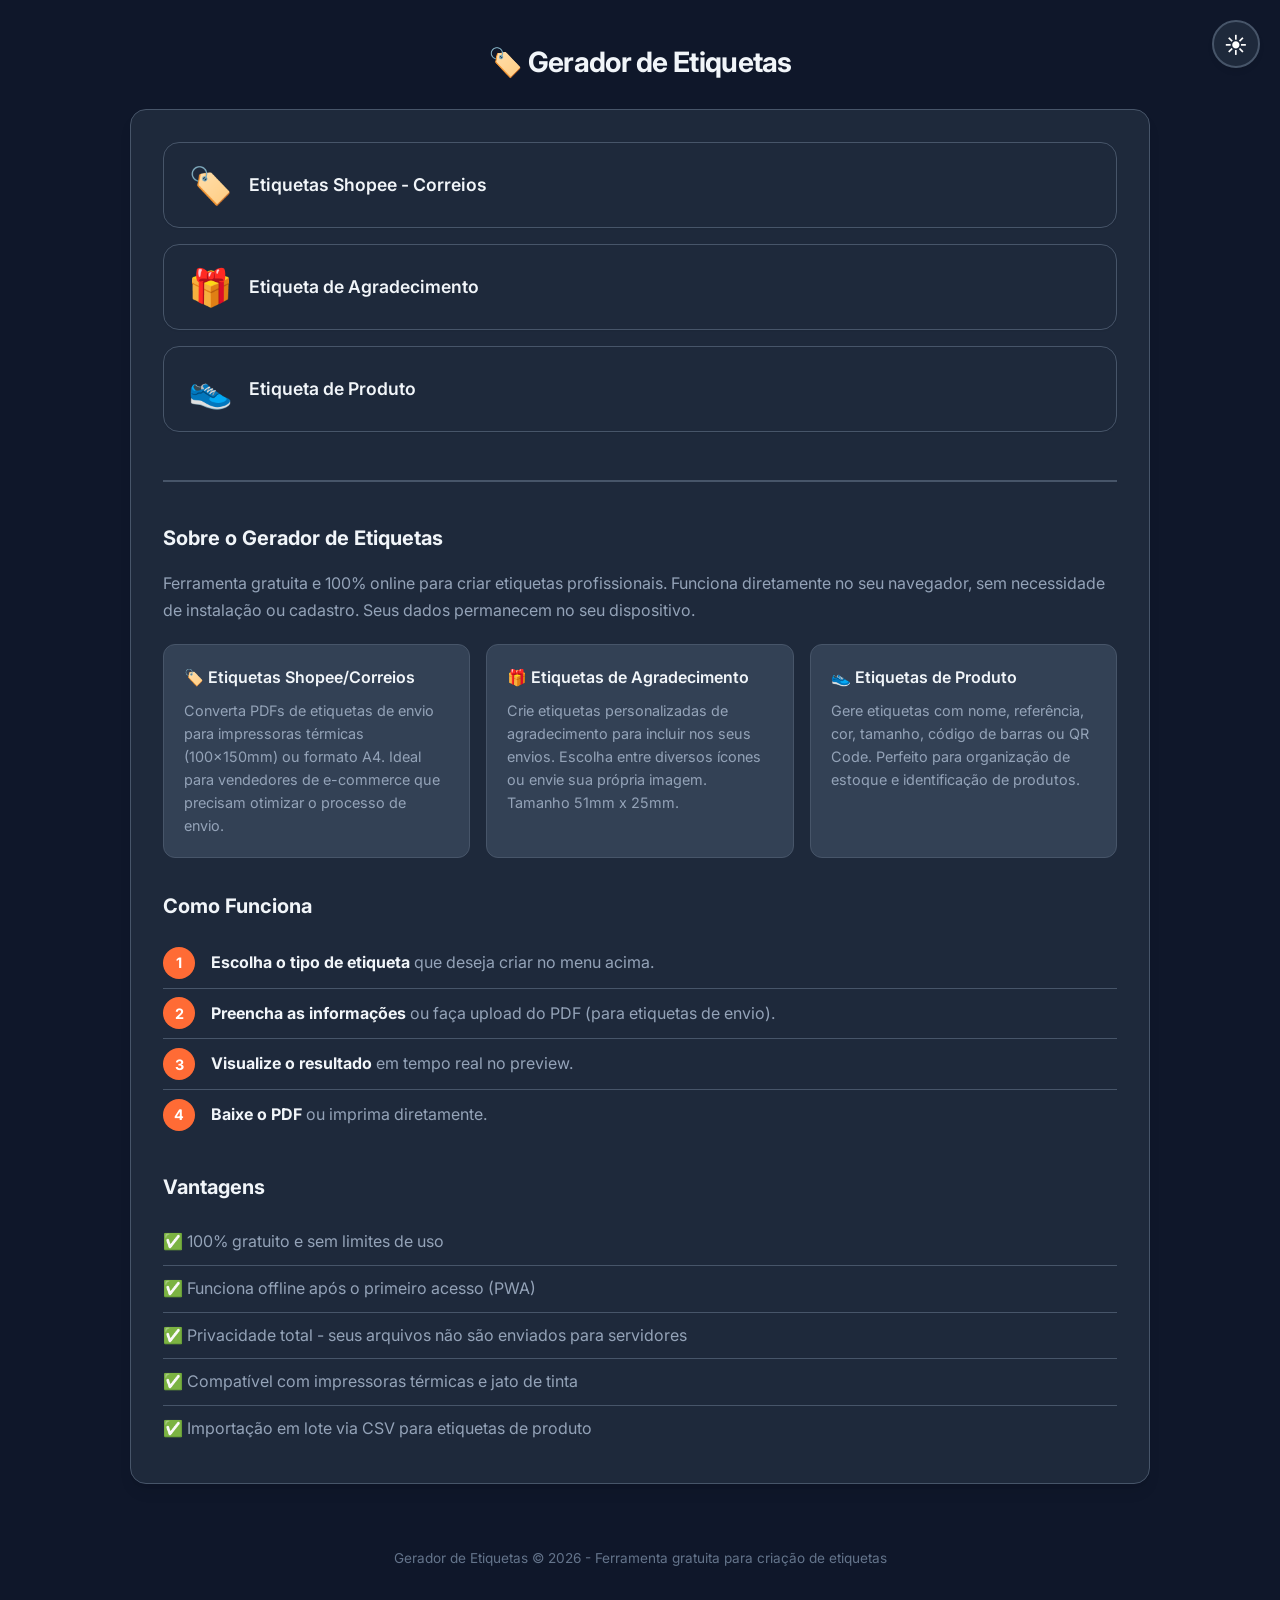
<file: index.html>
<!DOCTYPE html>
<html lang="pt-BR">
<head>
    <meta charset="UTF-8">
    <meta name="viewport" content="width=device-width, initial-scale=1.0">
    <title>Gerador de Etiquetas</title>
    <link rel="icon" type="image/svg+xml" href="favicon.svg">
    <link rel="manifest" href="manifest.json">
    <meta name="theme-color" content="#FF6B35">
    <meta name="description" content="Gerador gratuito de etiquetas para Shopee, Correios, agradecimento e produtos. Converta PDFs para impressoras térmicas, crie etiquetas personalizadas. 100% online, sem cadastro.">
    <link rel="preconnect" href="https://fonts.googleapis.com">
    <link rel="preconnect" href="https://fonts.gstatic.com" crossorigin>
    <link href="https://fonts.googleapis.com/css2?family=Inter:wght@400;500;600;700&display=swap" rel="stylesheet">
    <link rel="stylesheet" href="css/styles.css">
    <script src="js/global.js" defer></script>
    <script async src="https://pagead2.googlesyndication.com/pagead/js/adsbygoogle.js?client=ca-pub-6461956943917786" crossorigin="anonymous"></script>
</head>
<body>
    <h1>🏷️ Gerador de Etiquetas</h1>
    <div class="container">
        <nav class="menu" role="navigation" aria-label="Menu principal">
            <a href="etiquetas.html" class="menu-item" aria-label="Gerar etiquetas Shopee e Correios">
                <span class="menu-icon" aria-hidden="true">🏷️</span>
                <span class="menu-text">Etiquetas Shopee - Correios</span>
            </a>
            <a href="agradecimento.html" class="menu-item" aria-label="Criar etiqueta de agradecimento">
                <span class="menu-icon" aria-hidden="true">🎁</span>
                <span class="menu-text">Etiqueta de Agradecimento</span>
            </a>
            <a href="product-label.html" class="menu-item" aria-label="Criar etiqueta de produto">
                <span class="menu-icon" aria-hidden="true">👟</span>
                <span class="menu-text">Etiqueta de Produto</span>
            </a>
        </nav>
        
        <section class="info-section">
            <h2>Sobre o Gerador de Etiquetas</h2>
            <p>Ferramenta gratuita e 100% online para criar etiquetas profissionais. Funciona diretamente no seu navegador, sem necessidade de instalação ou cadastro. Seus dados permanecem no seu dispositivo.</p>
            
            <div class="features-grid">
                <div class="feature-card">
                    <h3>🏷️ Etiquetas Shopee/Correios</h3>
                    <p>Converta PDFs de etiquetas de envio para impressoras térmicas (100x150mm) ou formato A4. Ideal para vendedores de e-commerce que precisam otimizar o processo de envio.</p>
                </div>
                <div class="feature-card">
                    <h3>🎁 Etiquetas de Agradecimento</h3>
                    <p>Crie etiquetas personalizadas de agradecimento para incluir nos seus envios. Escolha entre diversos ícones ou envie sua própria imagem. Tamanho 51mm x 25mm.</p>
                </div>
                <div class="feature-card">
                    <h3>👟 Etiquetas de Produto</h3>
                    <p>Gere etiquetas com nome, referência, cor, tamanho, código de barras ou QR Code. Perfeito para organização de estoque e identificação de produtos.</p>
                </div>
            </div>
            
            <h2>Como Funciona</h2>
            <ol class="how-it-works">
                <li><strong>Escolha o tipo de etiqueta</strong> que deseja criar no menu acima.</li>
                <li><strong>Preencha as informações</strong> ou faça upload do PDF (para etiquetas de envio).</li>
                <li><strong>Visualize o resultado</strong> em tempo real no preview.</li>
                <li><strong>Baixe o PDF</strong> ou imprima diretamente.</li>
            </ol>
            
            <h2>Vantagens</h2>
            <ul class="advantages">
                <li>✅ 100% gratuito e sem limites de uso</li>
                <li>✅ Funciona offline após o primeiro acesso (PWA)</li>
                <li>✅ Privacidade total - seus arquivos não são enviados para servidores</li>
                <li>✅ Compatível com impressoras térmicas e jato de tinta</li>
                <li>✅ Importação em lote via CSV para etiquetas de produto</li>
            </ul>
        </section>
    </div>
    
    <footer class="site-footer">
        <p>Gerador de Etiquetas © 2026 - Ferramenta gratuita para criação de etiquetas</p>
    </footer>
    
    <script>
        // Registrar Service Worker
        if ('serviceWorker' in navigator) {
            navigator.serviceWorker.register('/sw.js');
        }
    </script>
</body>
</html>
</file>
<file: css/styles.css>
/* ========================================
   GERADOR DE ETIQUETAS - CSS MODERNIZADO
   ======================================== */

:root {
    /* Cores principais */
    --primary: #FF6B35;
    --primary-dark: #E85A2A;
    --primary-light: #FF8F66;
    --primary-glow: rgba(255, 107, 53, 0.15);
    
    /* Cores neutras */
    --bg-primary: #F8FAFC;
    --bg-secondary: #FFFFFF;
    --bg-tertiary: #F1F5F9;
    
    /* Texto */
    --text-primary: #1E293B;
    --text-secondary: #64748B;
    --text-muted: #94A3B8;
    
    /* Bordas e sombras */
    --border-color: #E2E8F0;
    --border-light: #F1F5F9;
    --shadow-sm: 0 1px 2px rgba(0, 0, 0, 0.05);
    --shadow-md: 0 4px 6px -1px rgba(0, 0, 0, 0.07), 0 2px 4px -2px rgba(0, 0, 0, 0.05);
    --shadow-lg: 0 10px 15px -3px rgba(0, 0, 0, 0.08), 0 4px 6px -4px rgba(0, 0, 0, 0.05);
    --shadow-xl: 0 20px 25px -5px rgba(0, 0, 0, 0.1), 0 8px 10px -6px rgba(0, 0, 0, 0.05);
    
    /* Outros */
    --radius-sm: 8px;
    --radius-md: 12px;
    --radius-lg: 16px;
    --radius-xl: 24px;
    --transition: all 0.2s cubic-bezier(0.4, 0, 0.2, 1);
}

* {
    box-sizing: border-box;
    margin: 0;
    padding: 0;
}

/* ========================================
   BASE & TYPOGRAPHY
   ======================================== */

body {
    font-family: 'Inter', -apple-system, BlinkMacSystemFont, 'Segoe UI', Roboto, sans-serif;
    margin: 0 auto;
    padding: 20px;
    background: var(--bg-primary);
    color: var(--text-primary);
    max-width: 540px;
    min-height: 100vh;
    line-height: 1.6;
    -webkit-font-smoothing: antialiased;
    -moz-osx-font-smoothing: grayscale;
}

h1 {
    text-align: center;
    color: var(--text-primary);
    font-size: 1.75rem;
    font-weight: 700;
    margin-bottom: 24px;
    letter-spacing: -0.025em;
}

/* ========================================
   NAVIGATION & BREADCRUMB
   ======================================== */

.breadcrumb {
    margin-bottom: 20px;
}

.breadcrumb a {
    color: var(--primary);
    text-decoration: none;
    font-weight: 600;
    font-size: 0.9rem;
    display: inline-flex;
    align-items: center;
    gap: 6px;
    padding: 8px 0;
    transition: var(--transition);
}

.breadcrumb a:hover {
    color: var(--primary-dark);
}

/* ========================================
   MENU PRINCIPAL
   ======================================== */

.menu {
    display: flex;
    flex-direction: column;
    gap: 16px;
}

.menu-item {
    display: flex;
    align-items: center;
    gap: 16px;
    padding: 24px;
    background: var(--bg-secondary);
    border: 1px solid var(--border-color);
    border-radius: var(--radius-lg);
    text-decoration: none;
    color: var(--text-primary);
    transition: var(--transition);
    box-shadow: var(--shadow-sm);
}

.menu-item:hover {
    border-color: var(--primary);
    background: var(--primary-glow);
    transform: translateY(-2px);
    box-shadow: var(--shadow-md);
}

.menu-item:active {
    transform: translateY(0);
}

.menu-icon {
    font-size: 2.25rem;
    line-height: 1;
}

.menu-text {
    font-size: 1.1rem;
    font-weight: 600;
}

/* ========================================
   CONTAINER PRINCIPAL
   ======================================== */

.container {
    background: var(--bg-secondary);
    padding: 24px;
    border-radius: var(--radius-lg);
    box-shadow: var(--shadow-lg);
    border: 1px solid var(--border-light);
}

/* ========================================
   FORMS & INPUTS
   ======================================== */

label {
    display: block;
    margin-bottom: 8px;
    font-weight: 600;
    font-size: 0.9rem;
    color: var(--text-primary);
}

input[type="text"] {
    width: 100%;
    padding: 14px 16px;
    border: 2px solid var(--border-color);
    border-radius: var(--radius-md);
    margin-bottom: 16px;
    font-size: 1rem;
    font-family: inherit;
    background: var(--bg-secondary);
    color: var(--text-primary);
    transition: var(--transition);
}

input[type="text"]:hover {
    border-color: var(--text-muted);
}

input[type="text"]:focus {
    outline: none;
    border-color: var(--primary);
    box-shadow: 0 0 0 4px var(--primary-glow);
}

input[type="text"]::placeholder {
    color: var(--text-muted);
}

/* ========================================
   RADIO OPTIONS
   ======================================== */

.options {
    margin-bottom: 20px;
}

.radio-label {
    display: flex;
    align-items: center;
    gap: 12px;
    padding: 16px;
    margin-bottom: 10px;
    border: 2px solid var(--border-color);
    border-radius: var(--radius-md);
    cursor: pointer;
    font-weight: 500;
    transition: var(--transition);
    background: var(--bg-secondary);
}

.radio-label:hover {
    border-color: var(--text-muted);
    background: var(--bg-tertiary);
}

.radio-label:has(input:checked) {
    border-color: var(--primary);
    background: var(--primary-glow);
}

.radio-label input[type="radio"] {
    width: 20px;
    height: 20px;
    accent-color: var(--primary);
    cursor: pointer;
}

.radio-label span {
    font-size: 0.95rem;
}

/* ========================================
   BUTTONS
   ======================================== */

button {
    width: 100%;
    padding: 16px 24px;
    background: linear-gradient(135deg, var(--primary) 0%, var(--primary-dark) 100%);
    color: white;
    border: none;
    border-radius: var(--radius-md);
    font-size: 1rem;
    font-weight: 600;
    font-family: inherit;
    cursor: pointer;
    transition: var(--transition);
    display: inline-flex;
    align-items: center;
    justify-content: center;
    gap: 8px;
}

button:hover:not(:disabled) {
    transform: translateY(-2px);
    box-shadow: 0 8px 20px rgba(255, 107, 53, 0.35);
}

button:active:not(:disabled) {
    transform: translateY(0);
}

button:disabled {
    background: var(--text-muted);
    cursor: not-allowed;
    opacity: 0.7;
}

.btn-row {
    display: flex;
    gap: 12px;
    margin-bottom: 16px;
}

.btn-row button {
    flex: 1;
}

.btn-secondary {
    flex: 1;
    padding: 12px 16px;
    background: var(--bg-tertiary);
    border: 2px solid var(--border-color);
    border-radius: var(--radius-md);
    cursor: pointer;
    font-size: 0.9rem;
    font-weight: 600;
    color: var(--text-primary);
    transition: var(--transition);
}

.btn-secondary:hover {
    background: var(--bg-primary);
    border-color: var(--primary);
    color: var(--primary);
    transform: none;
    box-shadow: none;
}

.btn-link {
    background: none;
    border: none;
    color: var(--primary);
    cursor: pointer;
    font-size: 0.875rem;
    font-weight: 600;
    padding: 0;
    width: auto;
}

.btn-link:hover {
    text-decoration: underline;
    background: none;
    transform: none;
    box-shadow: none;
}

.btn-add {
    width: 100%;
    padding: 14px;
    margin: 16px 0;
    background: var(--bg-tertiary);
    border: 2px dashed var(--border-color);
    border-radius: var(--radius-md);
    color: var(--text-secondary);
    font-size: 0.95rem;
    font-weight: 600;
    transition: var(--transition);
}

.btn-add:hover {
    background: var(--primary-glow);
    border-color: var(--primary);
    color: var(--primary);
    transform: none;
    box-shadow: none;
}

/* ========================================
   FILE INPUT / DROP ZONE
   ======================================== */

.file-input-wrapper {
    position: relative;
    margin-bottom: 20px;
    border: 2px dashed var(--border-color);
    border-radius: var(--radius-lg);
    padding: 40px 24px;
    text-align: center;
    transition: var(--transition);
    cursor: pointer;
    background: var(--bg-tertiary);
}

.file-input-wrapper:hover {
    border-color: var(--primary);
    background: var(--primary-glow);
}

.file-input-wrapper.drag-over {
    border-color: var(--primary);
    background: var(--primary-glow);
    border-style: solid;
    transform: scale(1.01);
}

.file-input-wrapper input[type="file"] {
    position: absolute;
    opacity: 0;
    width: 100%;
    height: 100%;
    top: 0;
    left: 0;
    cursor: pointer;
}

.drop-zone-content {
    display: flex;
    flex-direction: column;
    align-items: center;
    gap: 12px;
    pointer-events: none;
}

.drop-icon {
    font-size: 3rem;
    line-height: 1;
    opacity: 0.8;
}

.drop-text {
    color: var(--text-secondary);
    font-size: 0.95rem;
    font-weight: 500;
}

.drop-text-mobile {
    display: none;
    color: var(--text-secondary);
    font-size: 0.95rem;
    font-weight: 500;
}

/* ========================================
   PDF LIST
   ======================================== */

.pdf-list {
    background: var(--bg-tertiary);
    border-radius: var(--radius-md);
    padding: 16px;
    margin-bottom: 20px;
}

.pdf-list-header {
    display: flex;
    justify-content: space-between;
    align-items: center;
    margin-bottom: 12px;
    font-size: 0.9rem;
}

.pdf-list-header span {
    color: var(--text-secondary);
    font-weight: 600;
}

/* PDF List Header */
.pdf-list-header span {
    color: var(--text-secondary);
    font-weight: 600;
}

/* ========================================
   PREVIEW CONTAINER
   ======================================== */

.preview-container {
    background: var(--bg-tertiary);
    border-radius: var(--radius-md);
    padding: 24px;
    margin-bottom: 20px;
    display: flex;
    justify-content: center;
    align-items: center;
    min-height: 150px;
}

/* PDF Preview */
.pdf-preview-container {
    flex-direction: column;
    min-height: 220px;
}

.pdf-preview-placeholder {
    display: flex;
    flex-direction: column;
    align-items: center;
    justify-content: center;
    color: var(--text-muted);
    gap: 12px;
}

.pdf-preview-placeholder span {
    font-size: 3.5rem;
    opacity: 0.6;
}

.pdf-preview-placeholder p {
    margin: 0;
    font-size: 0.9rem;
    font-weight: 500;
}

#pdfPreviewCanvas {
    max-width: 100%;
    max-height: 320px;
    border-radius: var(--radius-sm);
    box-shadow: var(--shadow-md);
    cursor: pointer;
    transition: var(--transition);
}

#pdfPreviewCanvas:hover {
    transform: scale(1.02);
    box-shadow: var(--shadow-lg);
}

.pdf-page-nav {
    display: flex;
    align-items: center;
    justify-content: center;
    gap: 16px;
    margin: 16px 0 20px;
}

.pdf-page-nav button {
    width: 44px;
    height: 44px;
    padding: 0;
    font-size: 1.1rem;
    border-radius: 50%;
}

.pdf-page-nav span {
    font-size: 0.9rem;
    color: var(--text-secondary);
    font-weight: 600;
    min-width: 60px;
    text-align: center;
}

#previewFileName {
    font-weight: 500;
    color: var(--primary);
    font-size: 0.875rem;
}

.status {
    text-align: center;
    margin-top: 16px;
    color: var(--text-secondary);
    font-size: 0.9rem;
    font-weight: 500;
}

/* ========================================
   ICON SELECTOR (Agradecimento)
   ======================================== */

.icon-selector {
    display: grid;
    grid-template-columns: repeat(auto-fill, minmax(85px, 1fr));
    gap: 12px;
    margin-bottom: 20px;
}

.icon-option {
    display: flex;
    flex-direction: column;
    align-items: center;
    gap: 8px;
    padding: 14px 10px;
    border: 2px solid var(--border-color);
    border-radius: var(--radius-md);
    cursor: pointer;
    font-weight: 500;
    font-size: 0.8rem;
    transition: var(--transition);
    background: var(--bg-secondary);
    text-align: center;
}

.icon-option:hover {
    border-color: var(--text-muted);
    background: var(--bg-tertiary);
}

.icon-option.selected {
    border-color: var(--primary);
    background: var(--primary-glow);
}

.icon-option img {
    width: 48px;
    height: 48px;
    object-fit: contain;
}

.custom-icon-placeholder {
    width: 48px;
    height: 48px;
    border: 2px dashed var(--border-color);
    border-radius: var(--radius-sm);
    display: flex;
    align-items: center;
    justify-content: center;
    font-size: 1.5rem;
    color: var(--text-muted);
    transition: var(--transition);
}

.icon-option:hover .custom-icon-placeholder {
    border-color: var(--primary);
    color: var(--primary);
}

.custom-icon-placeholder img {
    width: 100%;
    height: 100%;
    object-fit: contain;
    border-radius: 6px;
}

/* Template Buttons */
.template-buttons {
    display: flex;
    flex-wrap: wrap;
    gap: 10px;
    margin-bottom: 20px;
}

.template-btn {
    padding: 10px 16px;
    font-size: 0.85rem;
    background: var(--bg-tertiary);
    border: 2px solid var(--border-color);
    border-radius: 100px;
    cursor: pointer;
    transition: var(--transition);
    width: auto;
    font-weight: 500;
    color: var(--text-secondary);
}

.template-btn:hover {
    background: var(--primary-glow);
    border-color: var(--primary);
    color: var(--primary);
    transform: none;
    box-shadow: none;
}

/* ========================================
   THANK YOU LABEL PREVIEW
   ======================================== */

.thank-you-label {
    background: white;
    border: 2px dashed var(--border-color);
    border-radius: 6px;
    width: 200px;
    height: 100px;
    display: flex;
    flex-direction: column;
    align-items: center;
    justify-content: center;
    padding: 4px 6px;
    box-sizing: border-box;
    overflow: hidden;
    cursor: pointer;
    transition: var(--transition);
}

.thank-you-label:hover {
    border-color: var(--primary);
    box-shadow: var(--shadow-md);
}

.label-icon {
    display: flex;
    align-items: center;
    justify-content: center;
    flex: 1;
    width: 100%;
    min-height: 0;
}

.label-icon img {
    max-width: 100%;
    max-height: 100%;
    object-fit: contain;
}

.label-text {
    font-size: 11px;
    font-weight: 600;
    color: #333;
    text-align: center;
    display: flex;
    align-items: center;
    justify-content: center;
    width: 100%;
    flex-shrink: 0;
    line-height: 1.2;
}

/* Text line variations */
.thank-you-label.text-lines-0 .label-icon { flex: 1; }
.thank-you-label.text-lines-1 .label-text { height: 16px; font-size: 11px; }
.thank-you-label.text-lines-2 .label-text { height: 28px; font-size: 10px; }
.thank-you-label.text-lines-3 .label-text { height: 38px; font-size: 9px; }
.thank-you-label.text-lines-4 .label-text { height: 48px; font-size: 8px; }
.thank-you-label.text-only .label-text { flex: 1; font-size: 14px; padding: 8px; }

/* ========================================
   PRODUCT LABEL
   ======================================== */

.img-selector {
    display: flex;
    gap: 12px;
    margin-bottom: 20px;
}

.img-option {
    display: flex;
    flex-direction: column;
    align-items: center;
    gap: 8px;
    padding: 12px;
    border: 2px solid var(--border-color);
    border-radius: var(--radius-md);
    cursor: pointer;
    min-width: 80px;
    font-size: 0.8rem;
    font-weight: 500;
    transition: var(--transition);
    background: var(--bg-secondary);
}

.img-option:hover {
    border-color: var(--text-muted);
    background: var(--bg-tertiary);
}

.img-option.selected {
    border-color: var(--primary);
    background: var(--primary-glow);
}

.img-option img {
    width: 44px;
    height: 44px;
    object-fit: contain;
    filter: grayscale(100%);
}

.img-option-icon {
    font-size: 2rem;
    line-height: 1;
}

.row-inputs {
    display: flex;
    gap: 12px;
    margin-bottom: 16px;
}

.row-inputs .input-group {
    flex: 1;
}

.row-inputs .input-group label {
    margin-bottom: 6px;
}

.row-inputs .input-group input {
    margin-bottom: 0;
}

.toggle-row {
    margin-bottom: 20px;
}

.toggle-label {
    display: flex;
    align-items: center;
    gap: 10px;
    cursor: pointer;
    font-weight: 500;
    color: var(--text-primary);
}

.toggle-label input {
    accent-color: var(--primary);
    width: 20px;
    height: 20px;
}

/* ========================================
   PRODUCT LABEL PREVIEW
   ======================================== */

.etiqueta-preview {
    background: white;
    border: 2px dashed var(--border-color);
    border-radius: 6px;
    width: 193px;
    height: 94px;
    display: flex;
    font-family: Arial, sans-serif;
    overflow: visible;
    cursor: pointer;
    transition: var(--transition);
}

.etiqueta-preview:hover {
    border-color: var(--primary);
    box-shadow: var(--shadow-md);
}

.etiqueta-img-container {
    width: 55px;
    height: 94px;
    display: flex;
    flex-direction: column;
    align-items: center;
    justify-content: center;
}

.etiqueta-img-container .etiqueta-preco {
    font-size: 7pt;
    font-weight: bold;
    color: #000;
    margin-top: 2px;
}

.etiqueta-preview img {
    max-width: 53px;
    max-height: 90px;
    object-fit: contain;
}

.etiqueta-info {
    flex: 1;
    display: flex;
    flex-direction: column;
    align-items: flex-start;
    padding: 3px 5px 3px 0;
    position: relative;
}

.etiqueta-header {
    display: flex;
    align-items: flex-start;
    justify-content: space-between;
    width: 100%;
    gap: 4px;
}

.etiqueta-nome-cor {
    font-size: 9pt;
    font-weight: bold;
    color: #000;
    flex: 1;
    line-height: 1.2;
}

.etiqueta-nome-cor #previewCor {
    font-weight: normal;
    font-size: 8pt;
}

.etiqueta-tamanho {
    font-size: 14pt;
    font-weight: bold;
    color: #000;
    flex-shrink: 0;
}

.etiqueta-ref {
    font-size: 6pt;
    color: #000;
}

.etiqueta-detalhes {
    font-size: 7pt;
    color: #000;
}

.etiqueta-info svg {
    width: 110px;
    height: 40px;
    margin-top: 2px;
}

.etiqueta-bottom {
    position: absolute;
    right: 2px;
    bottom: 2px;
}

#previewQrcode {
    flex-shrink: 0;
}

#previewQrcode canvas,
#previewQrcode img {
    width: 65px !important;
    height: 65px !important;
}

/* ========================================
   CSV SECTION
   ======================================== */

.csv-section {
    margin-top: 24px;
    padding-top: 24px;
    border-top: 2px solid var(--border-light);
}

.csv-actions {
    display: flex;
    gap: 12px;
    margin-bottom: 12px;
}

#csvInfo {
    display: flex;
    justify-content: space-between;
    align-items: center;
    padding: 12px 16px;
    background: var(--bg-tertiary);
    border-radius: var(--radius-md);
    font-size: 0.9rem;
    font-weight: 500;
}

.csv-nav {
    display: flex;
    align-items: center;
    justify-content: center;
    gap: 16px;
    margin-top: 16px;
}

.csv-nav button {
    width: 44px;
    height: 44px;
    padding: 0;
    font-size: 1.1rem;
    border-radius: 50%;
}

.csv-nav span {
    font-size: 0.9rem;
    color: var(--text-secondary);
    font-weight: 600;
    min-width: 60px;
    text-align: center;
}

/* ========================================
   MODAL
   ======================================== */

.modal-overlay {
    display: none;
    position: fixed;
    top: 0;
    left: 0;
    width: 100%;
    height: 100%;
    background: rgba(15, 23, 42, 0.9);
    backdrop-filter: blur(8px);
    z-index: 1000;
    justify-content: center;
    align-items: center;
}

.modal-overlay.active {
    display: flex;
}

.modal-content {
    background: var(--bg-secondary);
    border-radius: var(--radius-xl);
    padding: 24px;
    max-width: 95vw;
    max-height: 95vh;
    display: flex;
    flex-direction: column;
    position: relative;
    box-shadow: var(--shadow-xl);
}

.modal-close {
    position: absolute;
    top: 16px;
    right: 16px;
    width: 40px;
    height: 40px;
    padding: 0;
    background: var(--bg-tertiary);
    border: none;
    border-radius: 50%;
    font-size: 1.2rem;
    cursor: pointer;
    z-index: 100;
    color: var(--text-secondary);
    transition: var(--transition);
}

.modal-close:hover {
    background: #FEE2E2;
    color: #DC2626;
    transform: none;
    box-shadow: none;
}

.modal-canvas-container {
    flex: 1;
    overflow: auto;
    display: flex;
    justify-content: center;
    align-items: flex-start;
    max-height: 70vh;
    margin: 16px 0;
}

#modalCanvas {
    border-radius: var(--radius-sm);
    box-shadow: var(--shadow-md);
}

.modal-nav, .modal-zoom {
    display: flex;
    align-items: center;
    justify-content: center;
    gap: 16px;
    margin-top: 12px;
}

.modal-nav button, .modal-zoom button {
    width: 48px;
    height: 48px;
    padding: 0;
    font-size: 1.2rem;
    border-radius: 50%;
}

.modal-nav span, .modal-zoom span {
    font-size: 0.95rem;
    color: var(--text-secondary);
    min-width: 70px;
    text-align: center;
    font-weight: 600;
}

.modal-simple {
    padding: 70px 60px 60px;
    position: relative;
    min-width: 500px;
}

.modal-simple .modal-close {
    position: absolute;
    top: 16px;
    right: 16px;
    z-index: 100;
}

.modal-preview-container {
    display: flex;
    justify-content: center;
    align-items: center;
    transform: scale(3.5);
    transform-origin: center center;
    margin: 100px 80px;
}

/* ========================================
   THEME TOGGLE
   ======================================== */

.theme-toggle {
    position: fixed;
    top: 20px;
    right: 20px;
    background: var(--bg-secondary);
    border: 2px solid var(--border-color);
    border-radius: 50%;
    width: 48px;
    height: 48px;
    font-size: 1.4rem;
    cursor: pointer;
    z-index: 100;
    display: flex;
    align-items: center;
    justify-content: center;
    padding: 0;
    box-shadow: var(--shadow-md);
    transition: var(--transition);
}

.theme-toggle:hover {
    transform: scale(1.1);
    box-shadow: var(--shadow-lg);
}

/* ========================================
   DARK MODE
   ======================================== */

.dark-mode {
    --bg-primary: #0F172A;
    --bg-secondary: #1E293B;
    --bg-tertiary: #334155;
    
    --text-primary: #F1F5F9;
    --text-secondary: #94A3B8;
    --text-muted: #64748B;
    
    --border-color: #475569;
    --border-light: #334155;
    
    --primary-glow: rgba(255, 107, 53, 0.2);
}

.dark-mode body {
    background: var(--bg-primary);
    color: var(--text-primary);
}

.dark-mode h1 {
    color: var(--text-primary);
}

.dark-mode .container {
    background: var(--bg-secondary);
    border-color: var(--border-color);
}

.dark-mode .breadcrumb a {
    color: var(--primary-light);
}

.dark-mode input[type="text"] {
    background: var(--bg-tertiary);
    border-color: var(--border-color);
    color: var(--text-primary);
}

.dark-mode .radio-label,
.dark-mode .icon-option,
.dark-mode .img-option {
    background: var(--bg-tertiary);
    border-color: var(--border-color);
    color: var(--text-primary);
}

.dark-mode .radio-label:has(input:checked),
.dark-mode .icon-option.selected,
.dark-mode .img-option.selected {
    background: var(--primary-glow);
    border-color: var(--primary);
}

.dark-mode .preview-container {
    background: var(--bg-tertiary);
}

.dark-mode .pdf-list {
    background: var(--bg-tertiary);
}

.dark-mode #pdfItems li {
    background: var(--bg-secondary);
    border-color: var(--border-color);
    color: var(--text-primary);
}

.dark-mode .file-input-wrapper {
    background: var(--bg-tertiary);
    border-color: var(--border-color);
}

.dark-mode .template-btn {
    background: var(--bg-tertiary);
    border-color: var(--border-color);
    color: var(--text-secondary);
}

.dark-mode .modal-content {
    background: var(--bg-secondary);
}

.dark-mode .modal-close {
    background: var(--bg-tertiary);
    color: var(--text-secondary);
}

.dark-mode .theme-toggle {
    background: var(--bg-secondary);
    border-color: var(--border-color);
}

.dark-mode .btn-secondary {
    background: var(--bg-tertiary);
    border-color: var(--border-color);
    color: var(--text-primary);
}

.dark-mode .btn-add {
    background: var(--bg-tertiary);
    border-color: var(--border-color);
    color: var(--text-secondary);
}

.dark-mode #csvInfo {
    background: var(--bg-tertiary);
}

.dark-mode .csv-section {
    border-top-color: var(--border-color);
}

.dark-mode .menu-item {
    background: var(--bg-secondary);
    border-color: var(--border-color);
}

.dark-mode .menu-item:hover {
    background: var(--primary-glow);
    border-color: var(--primary);
}

/* ========================================
   RESPONSIVE - MOBILE
   ======================================== */

@media (max-width: 768px) {
    body {
        padding: 16px;
    }
    
    h1 {
        font-size: 1.5rem;
        margin-bottom: 20px;
    }
    
    .container {
        padding: 20px;
    }
    
    .hide-mobile {
        display: none !important;
    }
    
    .drop-text {
        display: none;
    }
    
    .drop-text-mobile {
        display: block;
    }
    
    .file-input-wrapper {
        padding: 30px 20px;
    }
    
    .theme-toggle {
        top: 12px;
        right: 12px;
        width: 44px;
        height: 44px;
        font-size: 1.2rem;
    }
    
    .icon-selector {
        grid-template-columns: repeat(3, 1fr);
    }
    
    .modal-simple {
        min-width: auto;
        width: 95vw;
        padding: 50px 30px 30px;
    }
    
    .modal-preview-container {
        transform: scale(2);
        margin: 60px 40px;
    }
}

/* ========================================
   RESPONSIVE - DESKTOP
   ======================================== */

@media (min-width: 769px) {
    body {
        max-width: 1100px;
        padding: 40px;
    }

    .container {
        padding: 32px;
    }

    /* Layout de duas colunas */
    .layout-split {
        display: grid;
        grid-template-columns: 1fr 1fr;
        gap: 40px;
    }

    .layout-split .controls {
        order: 1;
    }

    .layout-split .preview-side {
        order: 2;
        position: sticky;
        top: 40px;
        align-self: start;
    }

    .layout-split .preview-container {
        min-height: 320px;
        margin-bottom: 0;
    }

    /* Preview maior em desktop */
    .layout-split .etiqueta-preview {
        transform: scale(1.8);
        transform-origin: center center;
    }

    .layout-split .thank-you-label {
        transform: scale(1.5);
        transform-origin: center center;
    }

    /* Botões abaixo do preview */
    .layout-split .btn-row {
        margin-top: 24px;
    }

    .layout-split .status {
        margin-top: 12px;
    }
    
    #pdfPreviewCanvas {
        max-height: 420px;
    }
}

/* ========================================
   ANIMATIONS
   ======================================== */

@keyframes fadeIn {
    from { opacity: 0; transform: translateY(10px); }
    to { opacity: 1; transform: translateY(0); }
}

.container {
    animation: fadeIn 0.3s ease-out;
}

.menu-item {
    animation: fadeIn 0.3s ease-out;
    animation-fill-mode: both;
}

.menu-item:nth-child(1) { animation-delay: 0.05s; }
.menu-item:nth-child(2) { animation-delay: 0.1s; }
.menu-item:nth-child(3) { animation-delay: 0.15s; }

/* ========================================
   LISTA DE ITENS (PDF, Etiquetas, Produtos)
   ======================================== */

#pdfItems,
#labelItems,
#productItems {
    list-style: none;
    max-height: 180px;
    overflow-y: auto;
    padding: 0;
    margin: 0;
}

#pdfItems li,
#labelItems li,
#productItems li {
    display: flex;
    justify-content: space-between;
    align-items: center;
    padding: 12px 14px;
    background: var(--bg-secondary);
    border-radius: var(--radius-sm);
    margin-bottom: 8px;
    font-size: 0.875rem;
    border: 1px solid var(--border-light);
}

#pdfItems li:last-child,
#labelItems li:last-child,
#productItems li:last-child {
    margin-bottom: 0;
}

#pdfItems li span,
#labelItems li span,
#productItems li span {
    overflow: hidden;
    text-overflow: ellipsis;
    white-space: nowrap;
    flex: 1;
    margin-right: 12px;
    color: var(--text-primary);
}

#pdfItems li button,
#labelItems li button,
#productItems li button {
    width: 32px;
    height: 32px;
    min-width: 32px;
    padding: 0;
    font-size: 0.85rem;
    background: var(--bg-tertiary);
    color: var(--text-muted);
    border: none;
    border-radius: 50%;
    cursor: pointer;
    transition: var(--transition);
    display: flex;
    align-items: center;
    justify-content: center;
    flex-shrink: 0;
}

#pdfItems li button:hover,
#labelItems li button:hover,
#productItems li button:hover {
    background: #FEE2E2;
    color: #DC2626;
    transform: none;
    box-shadow: none;
}

.dark-mode #pdfItems li,
.dark-mode #labelItems li,
.dark-mode #productItems li {
    background: var(--bg-secondary);
    border-color: var(--border-color);
}

.dark-mode #pdfItems li button,
.dark-mode #labelItems li button,
.dark-mode #productItems li button {
    background: var(--bg-tertiary);
    color: var(--text-muted);
}

.dark-mode #pdfItems li button:hover,
.dark-mode #labelItems li button:hover,
.dark-mode #productItems li button:hover {
    background: #7F1D1D;
    color: #FCA5A5;
}


/* ========================================
   INFO SECTIONS (AdSense Content)
   ======================================== */

.info-section {
    margin-top: 40px;
    padding-top: 32px;
    border-top: 2px solid var(--border-light);
}

.info-section h2 {
    font-size: 1.25rem;
    font-weight: 700;
    color: var(--text-primary);
    margin-bottom: 16px;
    margin-top: 32px;
}

.info-section h2:first-child {
    margin-top: 0;
}

.info-section p {
    color: var(--text-secondary);
    line-height: 1.7;
    margin-bottom: 20px;
}

.features-grid {
    display: grid;
    gap: 16px;
    margin-bottom: 24px;
}

.feature-card {
    background: var(--bg-tertiary);
    border-radius: var(--radius-md);
    padding: 20px;
    border: 1px solid var(--border-light);
}

.feature-card h3 {
    font-size: 1rem;
    font-weight: 600;
    color: var(--text-primary);
    margin-bottom: 8px;
}

.feature-card p {
    font-size: 0.9rem;
    color: var(--text-secondary);
    margin-bottom: 0;
    line-height: 1.6;
}

.how-it-works {
    list-style: none;
    counter-reset: steps;
    padding: 0;
    margin-bottom: 24px;
}

.how-it-works li {
    counter-increment: steps;
    padding: 12px 0 12px 48px;
    position: relative;
    color: var(--text-secondary);
    border-bottom: 1px solid var(--border-light);
}

.how-it-works li:last-child {
    border-bottom: none;
}

.how-it-works li::before {
    content: counter(steps);
    position: absolute;
    left: 0;
    top: 50%;
    transform: translateY(-50%);
    width: 32px;
    height: 32px;
    background: var(--primary);
    color: white;
    border-radius: 50%;
    display: flex;
    align-items: center;
    justify-content: center;
    font-weight: 700;
    font-size: 0.9rem;
}

.how-it-works li strong {
    color: var(--text-primary);
}

.advantages {
    list-style: none;
    padding: 0;
    margin: 0;
}

.advantages li {
    padding: 10px 0;
    color: var(--text-secondary);
    border-bottom: 1px solid var(--border-light);
}

.advantages li:last-child {
    border-bottom: none;
}

.site-footer {
    text-align: center;
    padding: 24px 0;
    margin-top: 40px;
    color: var(--text-muted);
    font-size: 0.85rem;
}

/* Dark mode for info sections */
.dark-mode .info-section {
    border-top-color: var(--border-color);
}

.dark-mode .feature-card {
    background: var(--bg-tertiary);
    border-color: var(--border-color);
}

.dark-mode .how-it-works li,
.dark-mode .advantages li {
    border-bottom-color: var(--border-color);
}

@media (min-width: 769px) {
    .features-grid {
        grid-template-columns: repeat(3, 1fr);
    }
    
    .info-section {
        margin-top: 48px;
        padding-top: 40px;
    }
}
</file>
